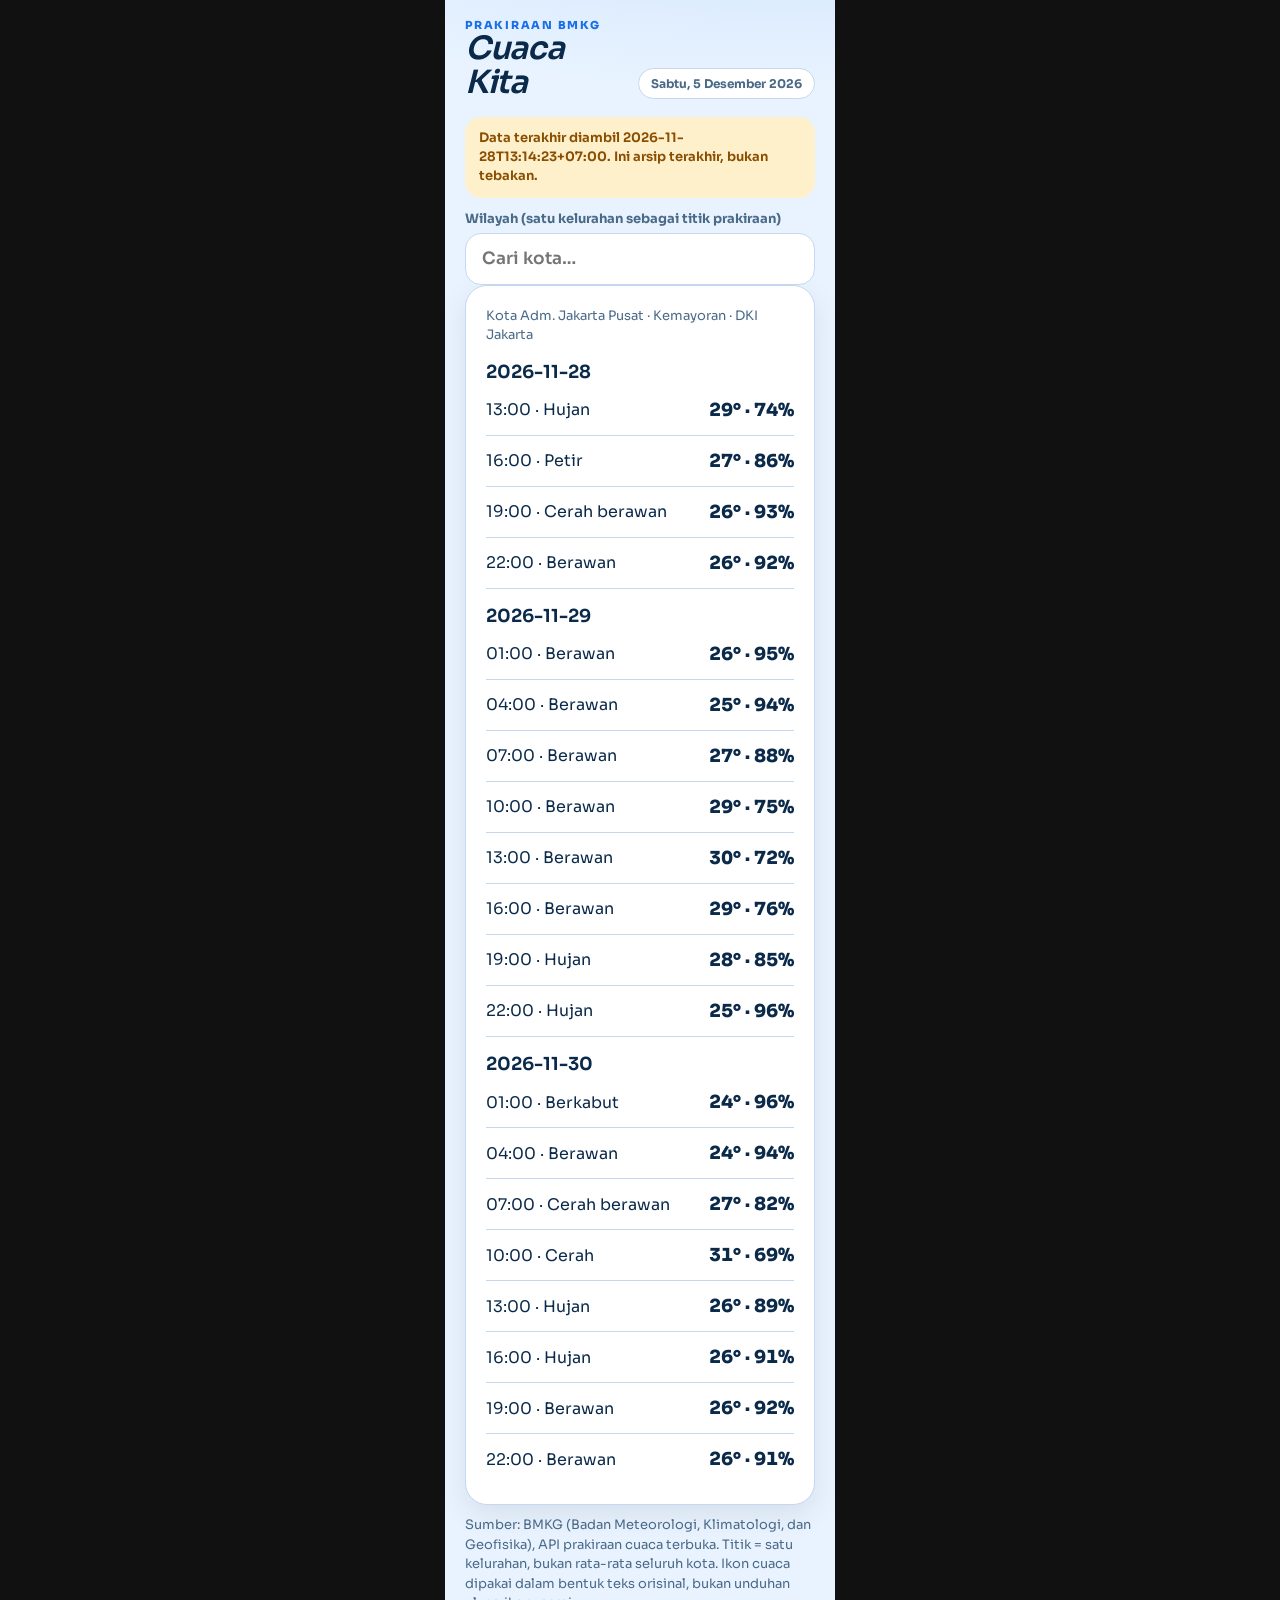
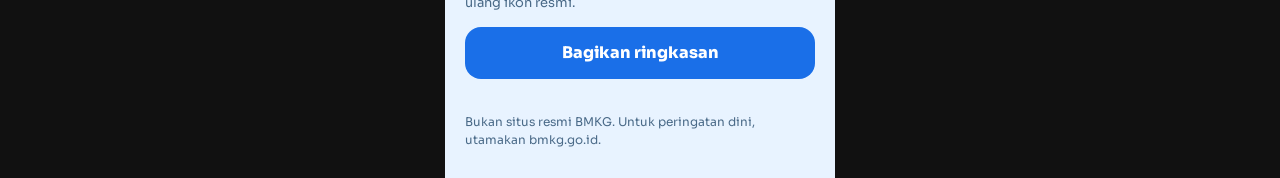
<file: app/index.html>
<!DOCTYPE html>
<html lang="id">
<head>
  <meta charset="UTF-8" />
  <meta name="viewport" content="width=device-width, initial-scale=1, viewport-fit=cover" />
  <title>Cuaca Kita</title>
  <link rel="icon" href="favicon.png" type="image/png" />
  <meta name="description" content="Prakiraan cuaca dari data terbuka BMKG." />
  <meta name="author" content="Cuaca Kita" />
  <link rel="preconnect" href="https://fonts.googleapis.com" />
  <link rel="preconnect" href="https://fonts.gstatic.com" crossorigin />
  <link href="https://fonts.googleapis.com/css2?family=Sora:wght@500;600;700;800&display=swap" rel="stylesheet" />
  <link rel="stylesheet" href="css/app.css" />
</head>
<body>
  <div class="app">
    <div id="screen" class="screen"></div>
    <div id="toast" class="toast hidden" role="status"></div>
  </div>
  <script src="https://telegram.org/js/telegram-web-app.js"></script>
  <script src="js/boot.js"></script>
  <script src="js/ads.js"></script>
  <script src="js/app.js"></script>
</body>
</html>
</file>
<file: app/css/app.css>
:root {
  --font-display: "Sora", Georgia, serif;
  --font-ui: "Sora", "Segoe UI", sans-serif;
  --bg: var(--tg-bg, #E8F3FF);
  --bg2: var(--tg-bg2, #FFFFFF);
  --ink: var(--tg-text, #0B2A4A);
  --muted: var(--tg-hint, #4A6A88);
  --card: #FFFFFF;
  --line: #C5D8EE;
  --accent: #1A6FE8;
  --accent-ink: #FFFFFF;
  --wash: rgba(26,111,232,.14);
  --ok: #0B6B47; --ok-bg: #DDF5EA;
  --warn: #8A4E00; --warn-bg: #FFF0CC;
  --shadow: 0 10px 28px rgba(0,0,0,.08);
  --radius: 22px;
}
html.dark {
  --ok: #5FE0A8; --ok-bg: #12382B;
  --warn: #FFC83D; --warn-bg: #3A2C08;
  --shadow: 0 10px 28px rgba(0,0,0,.35);
}
h1, .wordmark { font-family: var(--font-display), Georgia, serif; }

* { box-sizing: border-box; margin: 0; padding: 0; }
html, body {
  background: #111;
  color: var(--ink);
  font-family: var(--font-ui), "Segoe UI", sans-serif;
  -webkit-font-smoothing: antialiased;
  min-height: 100%;
}
button, a, input, select, textarea { font-family: inherit; }
button { border: 0; background: none; cursor: pointer; color: inherit; }
img { max-width: 100%; }

.app {
  width: 390px;
  max-width: 100%;
  min-height: 100dvh;
  margin: 0 auto;
  background:
    radial-gradient(1200px 420px at 85% -8%, var(--wash, transparent) 0%, transparent 55%),
    var(--bg);
  position: relative;
  overflow: hidden;
}
.screen {
  min-height: 100dvh;
  overflow-y: auto;
  padding: 18px 20px calc(28px + env(safe-area-inset-bottom));
  -webkit-overflow-scrolling: touch;
}
.screen-fade { animation: rise .28s ease; }
@keyframes rise {
  from { opacity: 0; transform: translateY(10px); }
  to { opacity: 1; transform: none; }
}

.top {
  display: flex;
  align-items: flex-end;
  justify-content: space-between;
  gap: 12px;
  margin-bottom: 18px;
}
.eyebrow {
  font-size: 11px;
  letter-spacing: 0.16em;
  text-transform: uppercase;
  color: var(--accent);
  font-weight: 800;
}
h1, .wordmark {
  font-family: var(--font-display), Georgia, serif;
  font-weight: 600;
  font-style: italic;
  font-size: 32px;
  letter-spacing: -0.03em;
  line-height: 1.05;
  color: var(--ink);
}
.date-chip, .chip {
  font-size: 12px;
  font-weight: 700;
  color: var(--muted);
  background: var(--card);
  border: 1px solid var(--line);
  border-radius: 999px;
  padding: 7px 12px;
  white-space: nowrap;
}

.card {
  background: var(--card);
  border: 1px solid var(--line);
  border-radius: var(--radius, 22px);
  box-shadow: var(--shadow);
  padding: 20px;
}
.lead {
  font-size: 18px;
  line-height: 1.45;
  font-weight: 650;
}
.muted, .note, .source {
  color: var(--muted);
  font-size: 13px;
  line-height: 1.5;
}
.note, .source { margin-top: 10px; }
.warn-banner {
  background: var(--warn-bg);
  color: var(--warn);
  border-radius: 16px;
  padding: 12px 14px;
  font-size: 13px;
  font-weight: 650;
  line-height: 1.45;
  margin: 12px 0;
}
.ok-banner {
  background: var(--ok-bg);
  color: var(--ok);
  border-radius: 16px;
  padding: 12px 14px;
  font-size: 13px;
  font-weight: 650;
}

.btn {
  display: inline-flex;
  align-items: center;
  justify-content: center;
  gap: 8px;
  width: 100%;
  min-height: 52px;
  padding: 14px 18px;
  border-radius: 16px;
  font-weight: 800;
  font-size: 16px;
  background: var(--accent);
  color: var(--accent-ink, #fff);
}
.btn.secondary {
  background: var(--card);
  color: var(--ink);
  border: 1px solid var(--line);
}
.btn.ghost {
  background: transparent;
  color: var(--accent);
  min-height: 44px;
}
.btn:disabled { opacity: 0.45; cursor: not-allowed; }
.btn-row { display: grid; gap: 10px; margin-top: 14px; }
.btn-row.two { grid-template-columns: 1fr 1fr; }

input[type="text"], input[type="number"], input[type="search"], select, textarea {
  width: 100%;
  min-height: 52px;
  border: 1px solid var(--line);
  background: var(--card);
  color: var(--ink);
  border-radius: 16px;
  padding: 12px 16px;
  font-size: 17px;
  font-weight: 600;
}
textarea { min-height: 88px; resize: vertical; }
label.field { display: block; font-size: 13px; font-weight: 700; color: var(--muted); margin: 12px 0 6px; }

.list { display: grid; gap: 10px; }
.row {
  display: flex;
  align-items: center;
  justify-content: space-between;
  gap: 12px;
  padding: 14px 0;
  border-bottom: 1px solid var(--line);
}
.row:last-child { border-bottom: 0; }
.kpi {
  font-variant-numeric: tabular-nums;
  font-weight: 800;
  font-size: 22px;
}
.clock {
  font-variant-numeric: tabular-nums;
  font-size: 40px;
  font-weight: 800;
  letter-spacing: -0.04em;
  line-height: 1;
}

.choices { display: grid; gap: 10px; margin-top: 16px; }
.choice {
  text-align: left;
  padding: 16px 16px;
  border-radius: 16px;
  border: 1px solid var(--line);
  background: var(--card);
  font-size: 16px;
  font-weight: 700;
  line-height: 1.35;
}
.choice.correct { background: var(--ok-bg); color: var(--ok); border-color: transparent; }
.choice.wrong { background: #FDECEC; color: #9B1C1C; border-color: transparent; }
html.dark .choice.wrong { background: #3A1515; color: #FFB4B4; }

.pips { display: flex; gap: 8px; flex-wrap: wrap; margin: 12px 0; }
.pip { width: 28px; height: 28px; border-radius: 8px; background: var(--line); }
.pip.on { background: var(--accent); }
.pip.ok { background: var(--ok); }
.pip.mid { background: #E0A100; }
.pip.off { background: var(--line); }

.grid-words {
  display: grid;
  grid-template-columns: 1fr 1fr;
  gap: 8px;
}
.word {
  min-height: 56px;
  border-radius: 14px;
  border: 1px solid var(--line);
  background: var(--card);
  font-weight: 800;
  font-size: 15px;
  padding: 8px;
}
.word.sel { outline: 3px solid var(--accent); }
.word.found { color: #fff; border-color: transparent; }

.toast {
  position: fixed;
  left: 50%;
  bottom: 28px;
  transform: translateX(-50%);
  background: var(--ink);
  color: var(--bg);
  padding: 12px 16px;
  border-radius: 999px;
  font-weight: 700;
  font-size: 13px;
  z-index: 40;
  max-width: 86vw;
  text-align: center;
}
.toast.hidden { display: none; }

.footer-links {
  margin-top: 22px;
  font-size: 12px;
  color: var(--muted);
  line-height: 1.55;
}
.footer-links a { color: var(--accent); font-weight: 700; }

/* Ad / affiliate / Stars slots: hidden until configured */
[data-ad-slot][hidden],
[data-ad-slot].is-empty,
[data-affiliate][hidden],
[data-stars][hidden] { display: none !important; }

[data-ad-slot="banner"]:not([hidden]):not(.is-empty) {
  min-height: 72px;
  margin: 14px 0;
  border-radius: 16px;
  overflow: hidden;
  background: var(--bg2, var(--line));
}
.affiliate-row {
  display: grid;
  gap: 8px;
  margin-top: 12px;
}
.affiliate-row a {
  display: block;
  text-align: center;
  padding: 12px;
  border-radius: 14px;
  border: 1px dashed var(--line);
  color: var(--ink);
  text-decoration: none;
  font-weight: 800;
  font-size: 14px;
}
.stars-btn {
  margin-top: 8px;
  font-size: 13px;
  font-weight: 700;
  color: var(--muted);
  text-decoration: underline;
}

.tabbar {
  position: sticky;
  bottom: 0;
  display: grid;
  grid-template-columns: repeat(3, 1fr);
  gap: 4px;
  padding: 8px 8px calc(8px + env(safe-area-inset-bottom));
  background: color-mix(in srgb, var(--bg) 88%, transparent);
  backdrop-filter: blur(12px);
  border-top: 1px solid var(--line);
}
.tabbar button {
  padding: 10px 6px;
  border-radius: 12px;
  font-size: 11px;
  font-weight: 800;
  color: var(--muted);
}
.tabbar button.on { color: var(--accent); background: var(--card); }

.search { margin: 8px 0 14px; }
</file>
